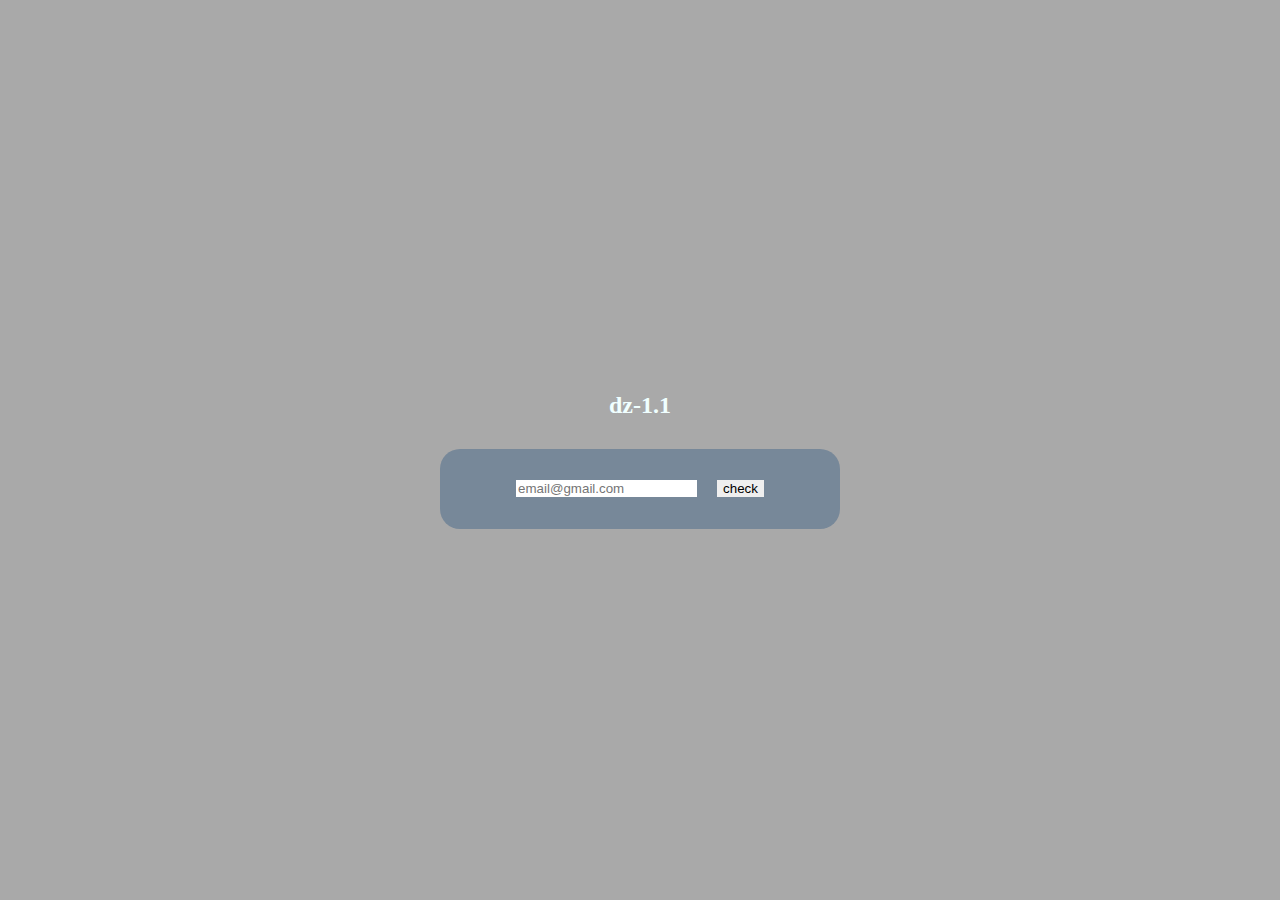
<file: dz-1_baitik_21-01/index.html>
<!DOCTYPE html>
<html lang="en">
<head>
    <meta charset="UTF-8">
    <title>Title</title>
    <link rel="stylesheet" href="style.css">
</head>
<body>
<h2>dz-1.1</h2>
<div class="wrapper">
    <label for="email"></label>
    <input type="email" id="email" placeholder="email@gmail.com">
    <button class="check">check</button>
    <span class="result"></span>
</div>
<!--<h2>dz-1.2</h2>-->
<!--<div class="block">-->
<!--    <div class="block_inner">-->

<!--    </div>-->
<!--</div>-->
</body>
<script src="main.js"></script>
</html>
</file>
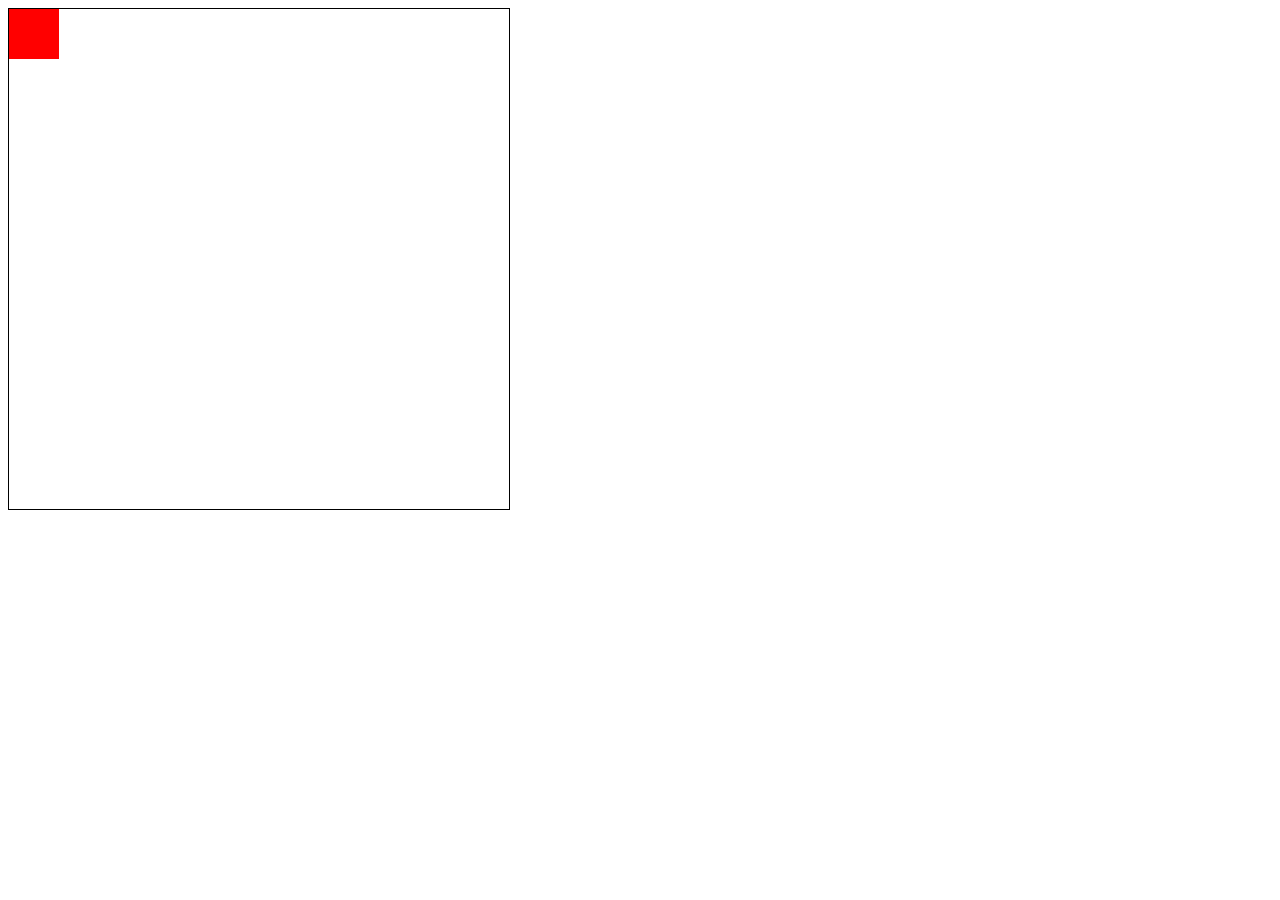
<file: dz-2_Baitik_21-01/index.html>
<!DOCTYPE html>
<html lang="en">
<head>
    <meta charset="UTF-8">
    <title>dz-1</title>
    <style>
        .wrapper {
            position: relative;
            width: 500px;
            height: 500px;
            border: 1px solid;
        }
        .box {
            position: absolute;
            width: 50px;
            height: 50px;
            background-color: red;
        }
    </style>
</head>
<body>
    <div class="wrapper">
        <div class="box"></div>
    </div>
</body>
<script src="index.js"></script>
</html>
</file>
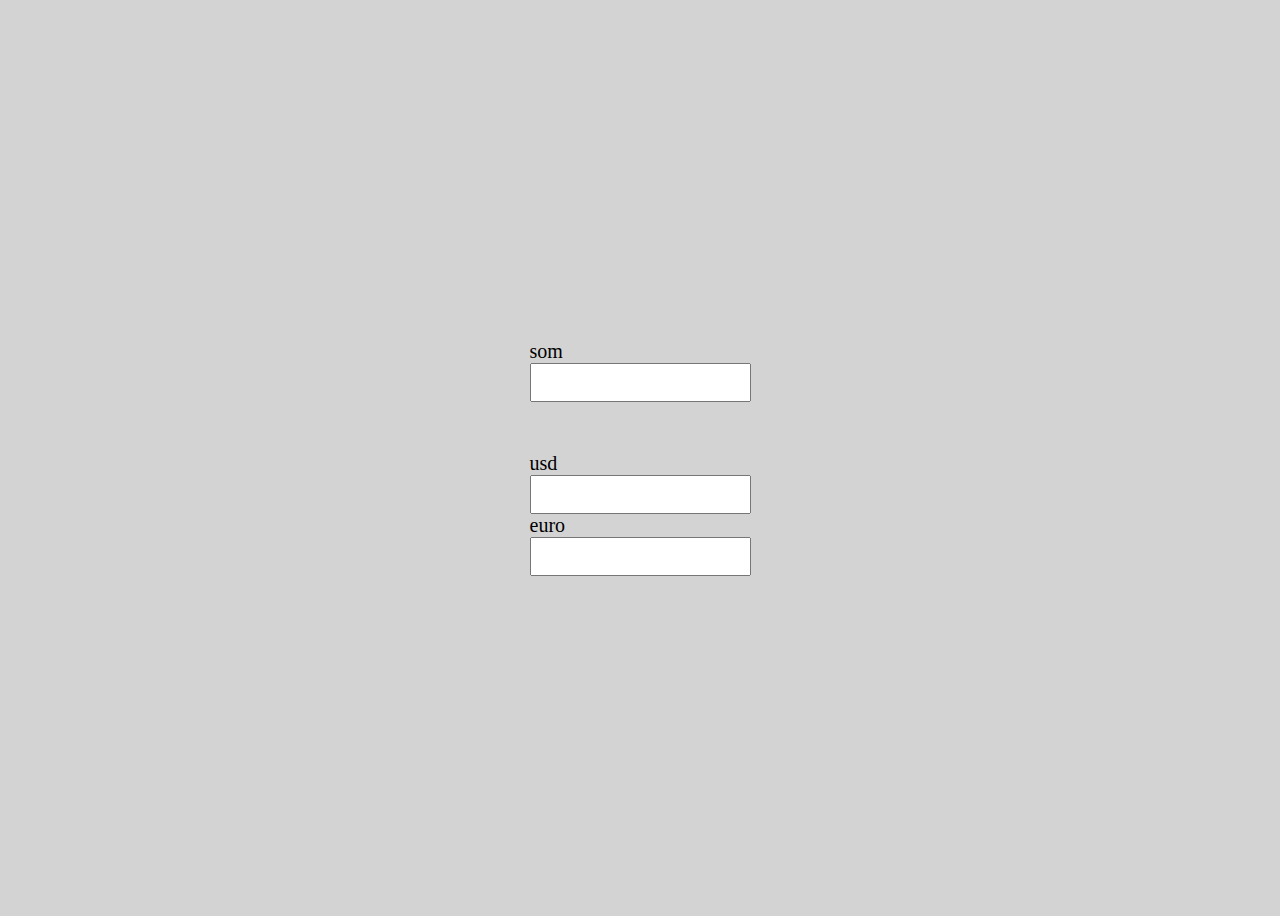
<file: dz-3_baitik_21-02/index.html>
<!DOCTYPE html>
<html lang="en">
<head>
    <meta charset="UTF-8">
    <meta http-equiv="X-UA-Compatible" content="IE=edge">
    <meta name="viewport" content="width=device-width, initial-scale=1.0">
    <title>Document</title>
    <link rel="stylesheet" href="style.css">
</head>
<body>
    <div class="wrapper">
        <div class="som">
            <label for="som">som</label>
            <input type="number" id="som">
        </div>
        <div class="usd">
            <label for="usd">usd</label>
            <input type="number" id="usd">
        </div>
        <div class="euro">
            <label for="euro">euro</label>
            <input type="number" id="euro">
        </div>
    </div>
</body>
<script src="app.js"></script>
</html>
</file>
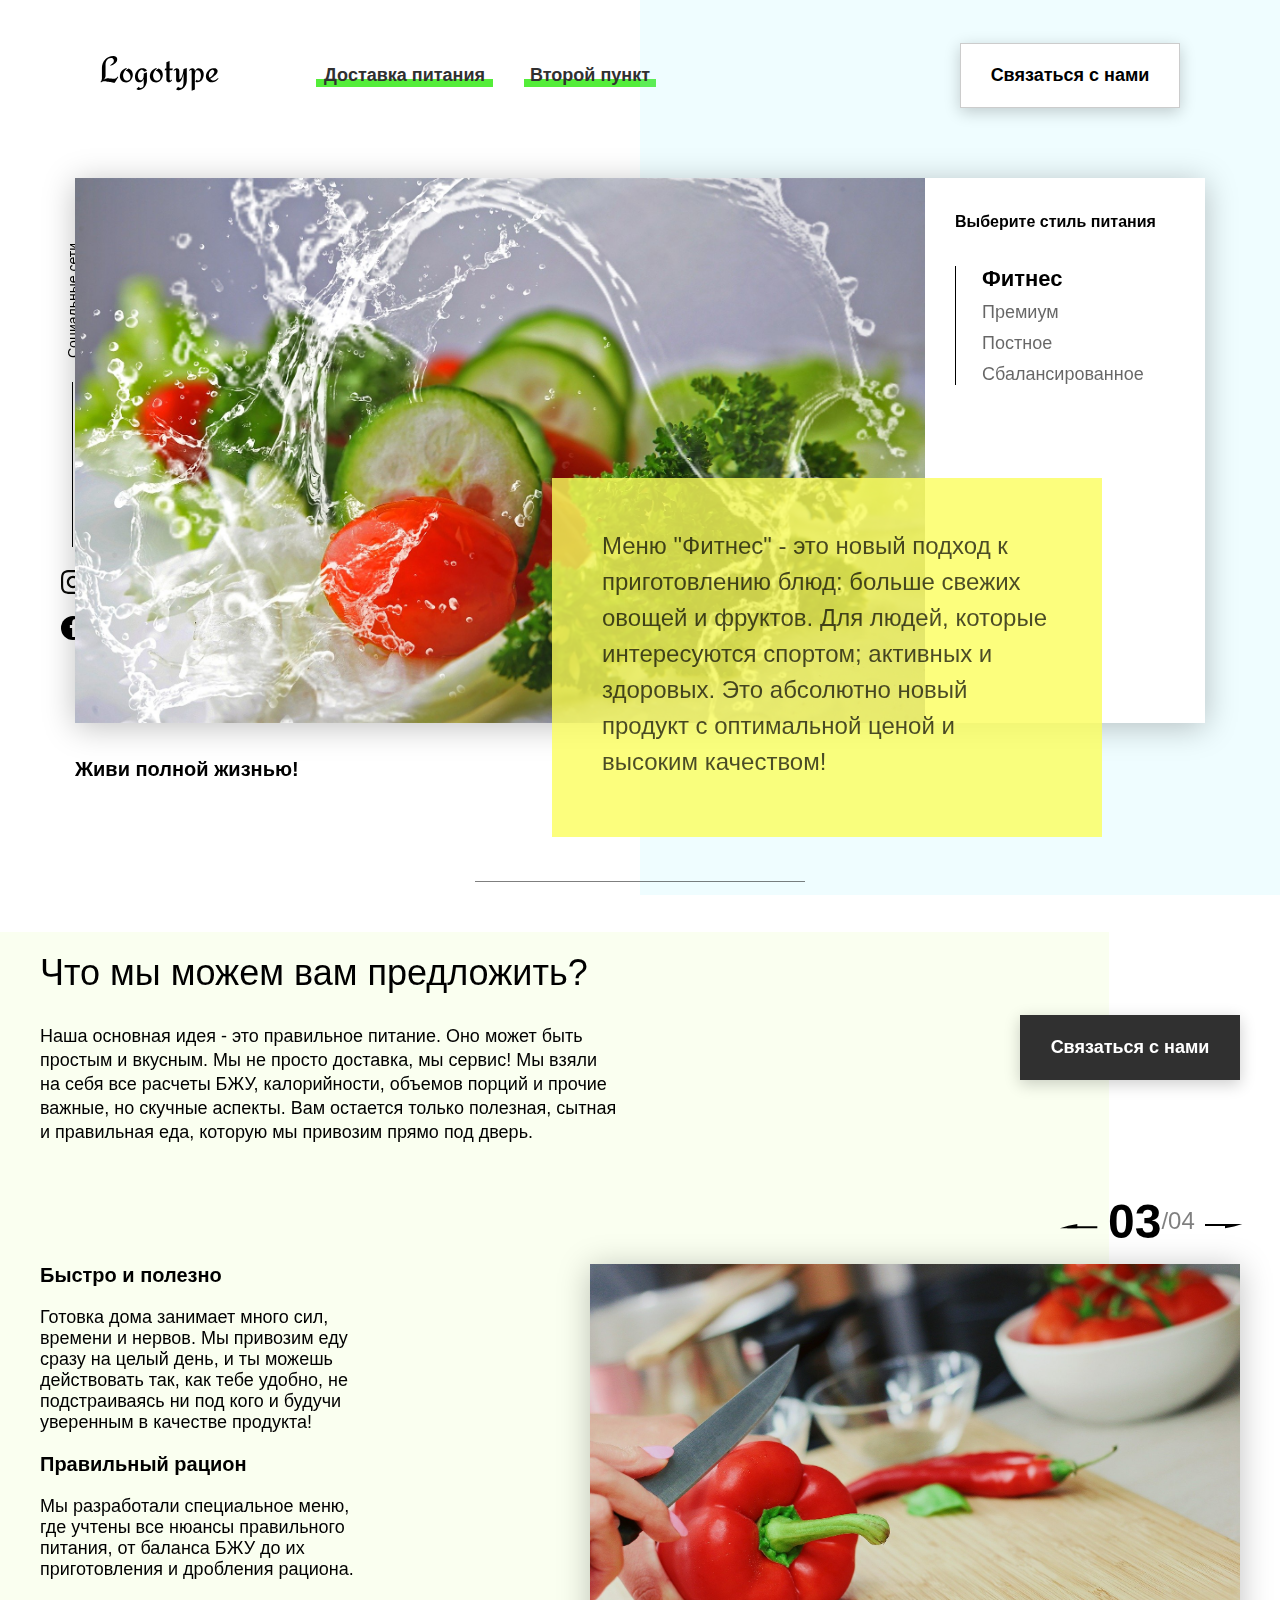
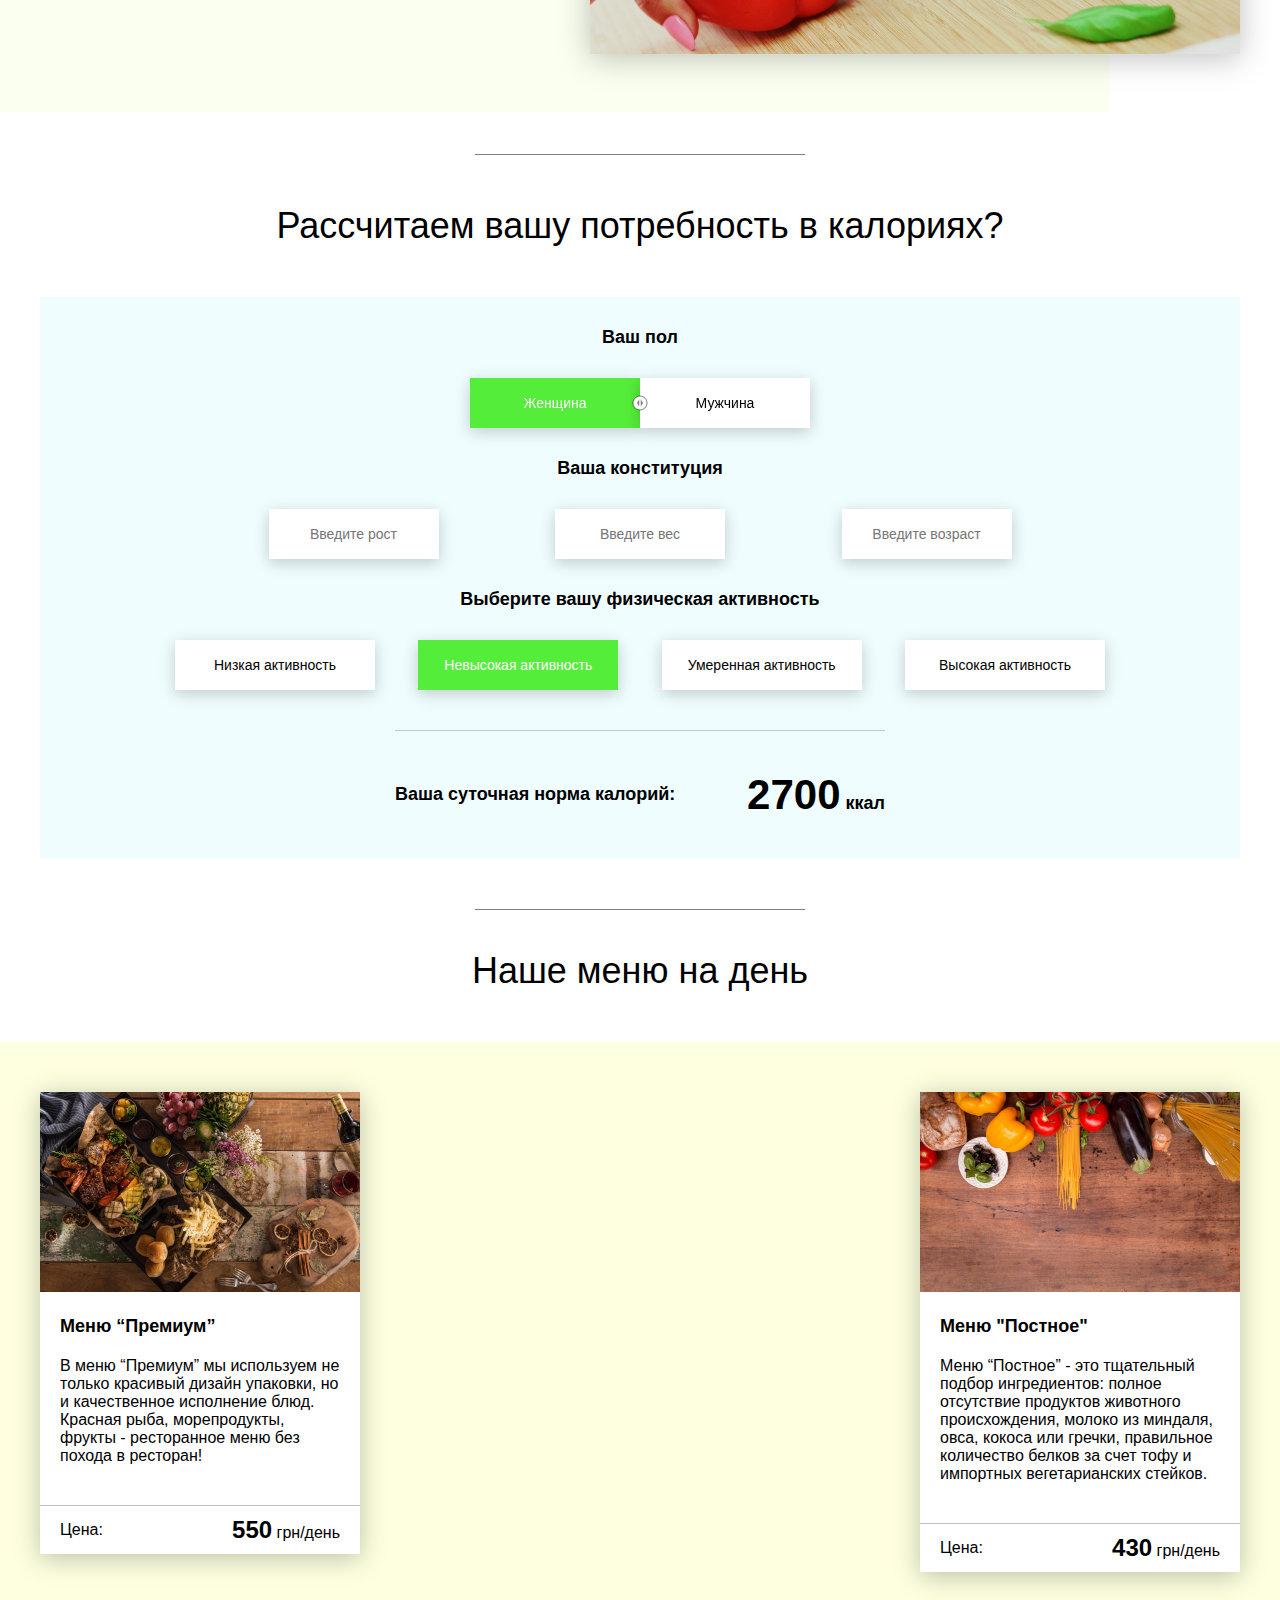
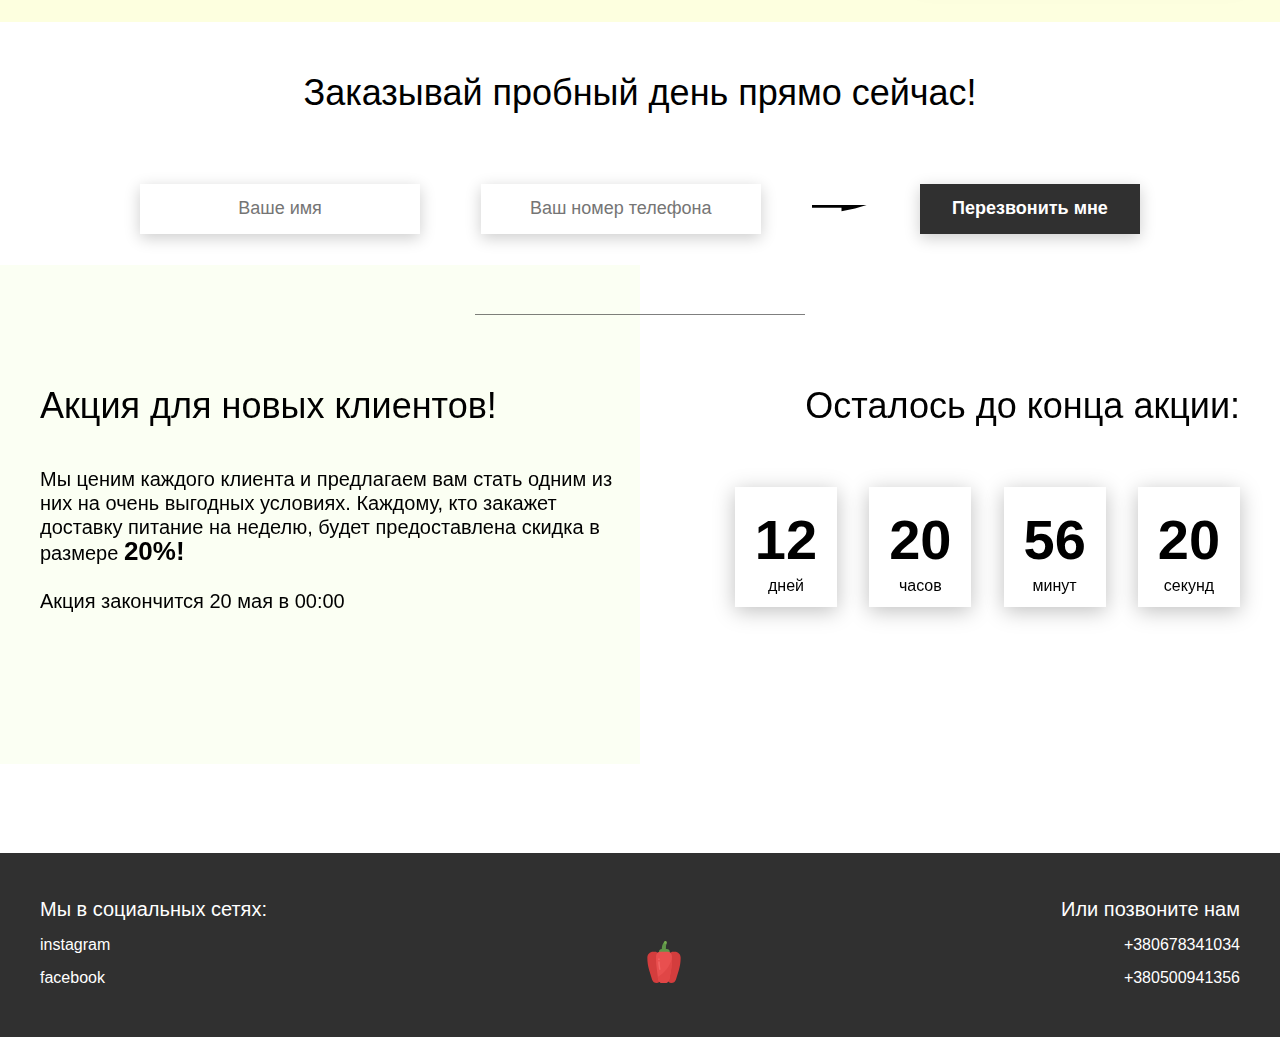
<file: dz-5_Baitik_21-01/index.html>
<!DOCTYPE html>
<html lang="en">
<head>
	<meta charset="UTF-8">
	<meta name="viewport" content="width=device-width, initial-scale=1.0">
	<title>Food</title>
	<link rel="stylesheet" href="css/style.css">
</head>
<body>
<header class="header">
	<div class="header__left-block">
		<div class="header__logo">
			<img src="icons/logo.svg" alt="Логотип">
		</div>
		<nav class="header__links">
			<a href="#" class="header__link">Доставка питания</a>
			<a href="#" class="header__link">Второй пункт</a>
		</nav>
	</div>
	<div class="header__right-block">
		<button data-modal class="btn btn_white">Связаться с нами</button>
	</div>
</header>
<div class="sidepanel">
	<div class="sidepanel__text"><span>Социальные сети</span></div>
	<div class="sidepanel__divider"></div>
	<a href="#" class="sidepanel__icon">
		<img src="icons/instagram.svg" alt="instagram">
	</a>
	<a href="#" class="sidepanel__icon">
		<img src="icons/facebook.svg" alt="facebook">
	</a>
</div>

<div class="preview">
	<div class="bgc_blue"></div>
	<div class="container">
		<div class="tabcontainer">
			<div class="tabcontent">
				<img src="img/tabs/vegy.jpg" alt="vegy">
				<div class="tabcontent__descr">
					Меню "Фитнес" - это новый подход к приготовлению блюд: больше свежих овощей и фруктов. Для людей,
					которые интересуются спортом; активных и здоровых. Это абсолютно новый продукт с оптимальной ценой и
					высоким качеством!
				</div>
			</div>
			<div class="tabcontent">
				<img src="img/tabs/elite.jpg" alt="elite">
				<div class="tabcontent__descr">
					Меню “Премиум” - мы используем не только красивый дизайн упаковки, но и качественное исполнение
					блюд. Красная рыба, морепродукты, фрукты - ресторанное меню без похода в ресторан!
				</div>
			</div>
			<div class="tabcontent">
				<img src="img/tabs/post.jpg" alt="post">
				<div class="tabcontent__descr">
					Наше специальное “Постное меню” - это тщательный подбор ингредиентов: полное отсутствие продуктов
					животного происхождения. Полная гармония с собой и природой в каждом элементе! Все будет Ом!
				</div>
			</div>
			<div class="tabcontent">
				<img src="img/tabs/hamburger.jpg" alt="vegy">
				<div class="tabcontent__descr">
					Меню "Сбалансированное" - это соответствие вашего рациона всем научным рекомендациям. Мы тщательно
					просчитываем вашу потребность в к/б/ж/у и создаем лучшие блюда для вас.
				</div>
			</div>
			<div class="tabheader">
				<h3>Выберите стиль питания</h3>
				<div class="tabheader__items">
					<div class="tabheader__item tabheader__item_active">Фитнес</div>
					<div class="tabheader__item">Премиум</div>
					<div class="tabheader__item">Постное</div>
					<div class="tabheader__item">Сбалансированное</div>
				</div>
			</div>
		</div>
		<div class="preview__life">Живи полной жизнью!</div>
	</div>
</div>

<div class="divider"></div>

<div class="offer">
	<div class="bgc_y"></div>
	<div class="container">
		<div class="offer__text">
			<h2 class="title">Что мы можем вам предложить?</h2>
			<div class="offer__descr">
				Наша основная идея - это правильное питание. Оно может быть простым и вкусным. Мы не просто доставка, мы
				сервис! Мы взяли на себя все расчеты БЖУ, калорийности, объемов порций и прочие важные, но скучные
				аспекты. Вам остается только полезная, сытная и правильная еда, которую мы привозим прямо под дверь.
			</div>
		</div>
		<div class="offer__action">
			<button data-modal class="btn btn_dark">Связаться с нами</button>
		</div>
	</div>
	<div class="container">
		<div class="offer__advantages">
			<h2>Быстро и полезно</h2>
			<div class="offer__advantages-text">
				Готовка дома занимает много сил, времени и нервов. Мы привозим еду сразу на целый день, и ты можешь
				действовать так, как тебе удобно, не подстраиваясь ни под кого и будучи уверенным в качестве продукта!
			</div>
			<h2>Правильный рацион</h2>
			<div class="offer__advantages-text">
				Мы разработали специальное меню, где учтены все нюансы правильного питания, от баланса БЖУ до их
				приготовления и дробления рациона.
			</div>
		</div>
		<div class="offer__slider">
			<div class="offer__slider-counter">
				<div class="offer__slider-prev">
					<img src="icons/left.svg" alt="prev">
				</div>
				<span id="current">03</span>
				/
				<span id="total">04</span>
				<div class="offer__slider-next">
					<img src="icons/right.svg" alt="next">
				</div>
			</div>
			<div class="offer__slider-wrapper">
				<div class="offer__slide">
					<img src="img/slider/pepper.jpg" alt="pepper">
				</div>
				<!-- <div class="offer__slide">
					<img src="img/slider/food-12.jpg" alt="food">
				</div>
				<div class="offer__slide">
					<img src="img/slider/olive-oil.jpg" alt="oil">
				</div>
				<div class="offer__slide">
					<img src="img/slider/paprika.jpg" alt="paprika">
				</div> -->
			</div>
		</div>
	</div>
</div>

<div class="divider"></div>

<div class="calculating">
	<div class="container">
		<h2 class="title">Рассчитаем вашу потребность в калориях?
		</h2>
		<div class="calculating__field">
			<div class="calculating__subtitle">
				Ваш пол
			</div>
			<div class="calculating__choose" id="gender">
				<div class="calculating__choose-item calculating__choose-item_active">Женщина</div>
				<div class="calculating__choose-item">Мужчина</div>
			</div>

			<div class="calculating__subtitle">
				Ваша конституция
			</div>
			<div class="calculating__choose calculating__choose_medium">
				<input type="text" id="height" placeholder="Введите рост" class="calculating__choose-item">
				<input type="text" id="weight" placeholder="Введите вес" class="calculating__choose-item">
				<input type="text" id="age" placeholder="Введите возраст" class="calculating__choose-item">
			</div>

			<div class="calculating__subtitle">
				Выберите вашу физическая активность
			</div>
			<div class="calculating__choose calculating__choose_big">
				<div id="low" class="calculating__choose-item">Низкая активность</div>
				<div id="small" class="calculating__choose-item calculating__choose-item_active">Невысокая активность
				</div>
				<div id="medium" class="calculating__choose-item">Умеренная активность</div>
				<div id="high" class="calculating__choose-item">Высокая активность</div>
			</div>

			<div class="calculating__divider"></div>

			<div class="calculating__total">
				<div class="calculating__subtitle">
					Ваша суточная норма калорий:
				</div>
				<div class="calculating__result">
					<span>2700</span> ккал
				</div>
			</div>
		</div>
	</div>
</div>

<div class="divider"></div>

<div class="menu">
	<h2 class="title">Наше меню на день</h2>

	<div class="menu__field">
		<div id="cardWrapper" class="container">
			<div class="menu__item">
				<img src="img/tabs/elite.jpg" alt="elite">
				<h3 class="menu__item-subtitle">Меню “Премиум”</h3>
				<div class="menu__item-descr">В меню “Премиум” мы используем не только красивый дизайн упаковки, но и
					качественное исполнение блюд. Красная рыба, морепродукты, фрукты - ресторанное меню без похода в
					ресторан!
				</div>
				<div class="menu__item-divider"></div>
				<div class="menu__item-price">
					<div class="menu__item-cost">Цена:</div>
					<div class="menu__item-total"><span>550</span> грн/день</div>
				</div>
			</div>
			<div class="menu__item">
				<img src="img/tabs/post.jpg" alt="post">
				<h3 class="menu__item-subtitle">Меню "Постное"</h3>
				<div class="menu__item-descr">Меню “Постное” - это тщательный подбор ингредиентов: полное отсутствие
					продуктов животного происхождения, молоко из миндаля, овса, кокоса или гречки, правильное количество
					белков за счет тофу и импортных вегетарианских стейков.
				</div>
				<div class="menu__item-divider"></div>
				<div class="menu__item-price">
					<div class="menu__item-cost">Цена:</div>
					<div class="menu__item-total"><span>430</span> грн/день</div>
				</div>
			</div>
		</div>
	</div>
</div>

<div class="order">
	<div class="container">
		<div class="title">Заказывай пробный день прямо сейчас!</div>
		<form action="#" class="order__form">
			<input required placeholder="Ваше имя" name="name" type="text" class="order__input">
			<input required placeholder="Ваш номер телефона" name="phone" type="phone" class="order__input">
			<img src="icons/right.svg" alt="right">
			<button class="btn btn_dark btn_min">Перезвонить мне</button>
		</form>
	</div>
</div>

<div class="divider"></div>

<div class="promotion">
	<div class="bgc_y"></div>
	<div class="container">
		<div class="promotion__text">
			<div class="title">Акция для новых клиентов!</div>
			<div class="promotion__descr">
				Мы ценим каждого клиента и предлагаем вам стать одним из них на очень выгодных условиях.
				Каждому, кто закажет доставку питание на неделю, будет предоставлена скидка в размере <span>20%!</span>
				<br><br>
				Акция закончится 20 мая в 00:00
			</div>
		</div>
		<div class="promotion__timer">
			<div class="title">Осталось до конца акции:</div>
			<div class="timer">
				<div class="timer__block">
					<span id="days">12</span>
					дней
				</div>
				<div class="timer__block">
					<span id="hours">20</span>
					часов
				</div>
				<div class="timer__block">
					<span id="minutes">56</span>
					минут
				</div>
				<div class="timer__block">
					<span id="seconds">20</span>
					секунд
				</div>
			</div>
		</div>
	</div>
</div>

<footer class="footer">
	<div class="container">
		<div class="social">
			<div class="subtitle">Мы в социальных сетях:</div>
			<a href="#" class="link">instagram</a>
			<a href="#" class="link">facebook</a>
		</div>
		<div class="pepper">
			<img src="icons/veg.svg" alt="pepper">
		</div>
		<div class="call">
			<div class="subtitle">Или позвоните нам</div>
			<a href="#" class="link">+380678341034</a>
			<a href="#" class="link">+380500941356</a>
		</div>
	</div>
</footer>

<div class="modal">
	<div class="modal__dialog">
		<div class="modal__content">
			<form action="#">
				<div class="modal__close">&times;</div>
				<div class="modal__title">Мы свяжемся с вами как можно быстрее!</div>
				<input required placeholder="Ваше имя" name="name" type="text" class="modal__input">
				<input required placeholder="Ваш номер телефона" name="phone" type="phone" class="modal__input">
				<button class="btn btn_dark btn_min">Перезвонить мне</button>
			</form>
		</div>
	</div>
</div>
<script src="js/app.js"></script>
</body>
</html>
</file>
<file: dz-1_baitik_21-01/style.css>
*{
    margin: 0;
    border: 0;
    box-sizing: border-box;
}
body{
    display: flex;
    justify-content: center;
    align-items: center;
    height: 100vh;
    background: darkgrey;
    flex-direction: column;
}
.wrapper{
    border-radius: 20px;
    width: 400px;
    height: 80px;
    display: flex;
    align-items: center;
    justify-content: center;
    transition:.3s;
    background: lightslategray;
}
.wrapper:hover{
    box-shadow: 0 0 5px darkgreen, 0 0 25px darkgreen;
}
label {
    margin-right: 20px;
}
h2{
    margin-bottom: 30px;
    color: azure;
}
.result{
    margin-left: 20px;
}
.check{
    margin-left: 20px;
}
.block{
    margin-top: 20px;
    width: 500px;
    height: 500px;
    background: olivedrab;
    position: relative;
}
.block_inner{
    position: absolute;
    width: 50px;
    height: 50px;
    background: white;
}
h2{
    margin-top: 20px;
}
</file>
<file: dz-3_baitik_21-02/style.css>
body{
    display: flex;
    align-items: center;
    justify-content: center;
    height: 100vh;
    background-color: lightgrey;
}
.wrapper > div{
    display: flex;
    flex-direction: column;
}
.usd{
    margin-top: 50px;
}
input{
    padding: 10px 20px;
}
label{
    font-size: 20px;
}
</file>
<file: dz-5_Baitik_21-01/css/style.css>
* {
    box-sizing: border-box;
    margin: 0;
    padding: 0;
    font-family: Roboto, sans-serif;
}

a {
    text-decoration: none;
}

.btn {
    width: 220px;
    height: 65px;
    display: flex;
    justify-content: center;
    align-items: center;
    background-color: #fff;
    font-size: 18px;
    font-weight: 700;
    border: 1px solid rgba(0, 0, 0, 0.2);
    box-shadow: 0 4px 15px rgba(0, 0, 0, 0.2);
    cursor: pointer;
    transition: 0.3s all;
    outline: 0;
}

.btn_white {
    background-color: #fff;
}

.btn_dark {
    background-color: #303030;
    color: #fff;
    border: none;
}

.btn_min {
    height: 50px;
}

.btn:hover {
    box-shadow: 0 4px 30px rgba(0, 0, 0, 0.3);
}

.container {
    max-width: 1200px;
    margin: 0 auto;
}

.divider {
    width: 330px;
    height: 1px;
    margin: 0 auto;
    background-color: rgba(0, 0, 0, 0.5);
}

.title {
    font-size: 36px;
    font-weight: 400;
}

.header {
    display: flex;
    justify-content: space-between;
    align-items: center;
    height: 150px;
    padding: 0 100px;
}

.header__left-block {
    display: flex;
    justify-content: space-between;
    min-width: 550px;
}

.header__logo {
    max-width: 170px;
}

.header__logo img {
    width: 100%;
}

.header__links {
    display: flex;
    align-items: center;
}

.header__link {
    position: relative;
    margin-right: 45px;
    font-weight: 700;
    font-size: 18px;
    color: #303030;
}

.header__link:after {
    content: "";
    position: absolute;
    display: block;
    width: 110%;
    left: -5%;
    bottom: -1px;
    z-index: -1;
    height: 8px;
    background: #54ed39;
}

.header__link:last-child {
    margin-right: 0;
}

.sidepanel {
    position: fixed;
    left: 60px;
    top: 240px;
    height: 400px;
    width: 25px;
    display: flex;
    flex-direction: column;
    justify-content: space-between;
    align-items: center;
}

.sidepanel__text {
    width: 120px;
    height: 120px;
    font-size: 14px;
}

.sidepanel__text span {
    display: flex;
    transform: rotate(-90deg) translateX(-50px);
}

.sidepanel__divider {
    width: 1px;
    height: 165px;
    background-color: #000;
}

.sidepanel__icon {
    width: 24px;
    height: 24px;
}

.sidepanel__icon img {
    width: 100%;
}

.preview {
    padding: 28px 0 100px 0;
    position: relative;
}

.preview__life {
    font-weight: 700;
    font-size: 20px;
    margin-left: 35px;
    margin-top: 35px;
}

.bgc_blue {
    position: absolute;
    right: 0;
    top: -155px;
    width: 50vw;
    height: 900px;
    background: rgba(146, 242, 255, 0.15);
    z-index: -1;
}

.tabcontainer {
    display: flex;
    width: 1130px;
    margin: 0 auto;
    box-shadow: 0 4px 30px rgba(0, 0, 0, 0.25);
}

.tabcontent {
    width: 850px;
    position: relative;
}

.tabcontent img {
    width: 100%;
    height: 100%;
    object-fit: cover;
}

.tabcontent__descr {
    position: absolute;
    top: 300px;
    right: -177px;
    width: 550px;
    height: 359px;
    background: rgba(251, 254, 93, 0.8);
    padding: 50px;
    font-size: 24px;
    font-weight: 300;
    line-height: 36px;
    color: rgba(0, 0, 0, 0.7);
}

.tabheader {
    width: 280px;
    padding: 35px 30px;
    background-color: #fff;
}

.tabheader h3 {
    font-weight: 700;
    font-size: 16px;
}

.tabheader__items {
    margin-top: 35px;
    padding-left: 26px;
    border-left: 1px solid #000;
}

.tabheader__item {
    font-weight: 700;
    font-size: 18px;
    font-weight: 300;
    margin-top: 10px;
    color: rgba(0, 0, 0, 0.6);
    cursor: pointer;
    transition: 0.3s all;
}

.tabheader__item_active {
    color: #000;
    font-size: 22px;
    font-weight: 700;
}

.offer {
    padding: 70px 0 100px 0;
    position: relative;
}

.offer .container {
    display: flex;
    justify-content: space-between;
}

.offer .bgc_y {
    position: absolute;
    width: 1109px;
    height: 780px;
    background: rgba(243, 255, 222, 0.45);
    z-index: -1;
    top: 50px;
}

.offer__text {
    width: 580px;
}

.offer__descr {
    font-size: 18px;
    margin-top: 30px;
    font-weight: 300;
    line-height: 24px;
}

.offer__action {
    display: flex;
    align-items: center;
    justify-content: flex-end;
}

.offer__advantages {
    width: 330px;
    margin-top: 50px;
}

.offer__advantages h2 {
    font-weight: 700;
    font-size: 20px;
    margin-top: 20px;
}

.offer__advantages h2:first-child {
    margin-top: 70px;
}

.offer__advantages-text {
    margin-top: 20px;
    font-size: 18px;
    font-weight: 300;
    line-height: 21px;
}

.offer__slider {
    width: 650px;
    margin-top: 50px;
    display: flex;
    flex-direction: column;
    align-items: flex-end;
}

.offer__slider-counter {
    display: flex;
    width: 180px;
    align-items: center;
    font-size: 24px;
    color: rgba(0, 0, 0, 0.5);
}

.offer__slider-wrapper {
    width: 100%;
    margin-top: 15px;
    box-shadow: 0 4px 30px rgba(0, 0, 0, 0.25);
}

.offer__slider-prev {
    margin-right: 10px;
    cursor: pointer;
}

.offer__slider-next {
    margin-left: 10px;
    cursor: pointer;
}

.offer__slider #current {
    font-size: 48px;
    font-weight: 700;
    color: #000;
}

.offer__slide {
    width: 100%;
    height: 390px;
}

.offer__slide img {
    width: 100%;
    height: 100%;
    object-fit: cover;
}

.calculating {
    padding: 50px 0;
}

.calculating .title {
    text-align: center;
}

.calculating__field {
    width: 100%;
    margin-top: 50px;
    background: rgba(146, 242, 255, 0.15);
    padding: 30px 0 40px 0;
}

.calculating__subtitle {
    text-align: center;
    font-size: 18px;
    font-weight: 700;
    margin-top: 30px;
}

.calculating__subtitle:first-child {
    margin-top: 0;
}

.calculating #gender:after {
    content: "";
    position: absolute;
    top: 50%;
    transform: translateY(-50%);
    display: block;
    width: 16px;
    height: 16px;
    background: url(../icons/switch.svg) center center/cover no-repeat;
}

.calculating__choose {
    position: relative;
    display: flex;
    margin-top: 30px;
    justify-content: center;
}

.calculating__choose-item {
    display: flex;
    align-items: center;
    justify-content: center;
    width: 170px;
    height: 50px;
    padding: 0 10px;
    background: #fff;
    box-shadow: 0 4px 15px rgba(0, 0, 0, 0.2);
    border: none;
    text-align: center;
    font-size: 14px;
    cursor: pointer;
    outline: 0;
    transition: 0.3s all;
}

.calculating__choose-item_active {
    color: #fff;
    background-color: #54ed39;
}

.calculating__choose_medium {
    width: 743px;
    justify-content: space-between;
    margin: 30px auto 0 auto;
}

.calculating__choose_big {
    width: 930px;
    justify-content: space-between;
    margin: 30px auto 0 auto;
}

.calculating__choose_big .calculating__choose-item {
    width: 200px;
}

.calculating__divider {
    width: 490px;
    height: 1px;
    margin: 40px auto;
    background-color: rgba(0, 0, 0, 0.2);
}

.calculating__total {
    width: 490px;
    margin: 0 auto;
    display: flex;
    justify-content: space-between;
    align-items: center;
}

.calculating__result {
    font-size: 18px;
    font-weight: 700;
}

.calculating__result span {
    font-size: 42px;
}

.menu {
    padding: 40px 0 50px 0;
}

.menu .container {
    display: flex;
    justify-content: space-between;
    align-items: flex-start;
}

.menu .title {
    text-align: center;
}

.menu__field {
    margin-top: 50px;
    padding: 50px 0;
    width: 100%;
    background: rgba(249, 254, 126, 0.25);
}

.menu__item {
    width: 320px;
    min-height: 450px;
    background: #fff;
    box-shadow: 0 4px 25px rgba(0, 0, 0, 0.25);
    font-size: 16px;
    font-weight: 300;
}

.menu__item img {
    width: 100%;
    height: 200px;
    object-fit: cover;
}

.menu__item-subtitle {
    font-weight: 700;
    font-size: 18px;
    padding: 0 20px;
    margin-top: 20px;
}

.menu__item-descr {
    margin-top: 20px;
    padding: 0 20px;
}

.menu__item-divider {
    width: 100%;
    height: 1px;
    background-color: rgba(0, 0, 0, 0.25);
    margin-top: 40px;
}

.menu__item-price {
    display: flex;
    justify-content: space-between;
    align-items: center;
    padding: 10px 20px;
}

.menu__item-price span {
    font-size: 24px;
    font-weight: 700;
}

.order {
    padding-bottom: 80px;
}

.order .title {
    text-align: center;
}

.order__form {
    margin-top: 70px;
    padding: 0 100px;
    display: flex;
    justify-content: space-between;
    align-items: center;
}

.order__form img {
    transform: scale(1.5);
}

.order__input {
    width: 280px;
    height: 50px;
    background: #fff;
    box-shadow: 0 4px 15px rgba(0, 0, 0, 0.2);
    border: none;
    font-size: 18px;
    text-align: center;
    padding: 0 20px;
    outline: 0;
}

.promotion {
    padding: 70px 0 240px 0;
    position: relative;
}

.promotion .container {
    display: flex;
}

.promotion .bgc_y {
    position: absolute;
    width: 50%;
    height: 499px;
    background: rgba(243, 255, 222, 0.35);
    z-index: -1;
    top: -50px;
    left: 0;
}

.promotion__text {
    width: 50%;
}

.promotion__descr {
    margin-top: 40px;
    font-size: 20px;
    line-height: 24px;
    font-weight: 300;
}

.promotion__descr span {
    font-weight: 700;
    font-size: 26px;
}

.promotion__timer {
    width: 50%;
}

.promotion__timer .title {
    text-align: right;
}

.promotion__timer .timer {
    margin-top: 60px;
    padding-left: 95px;
    display: flex;
    justify-content: space-between;
    align-items: center;
}

.promotion__timer .timer__block {
    width: 102px;
    height: 120px;
    background: #fff;
    box-shadow: 0 4px 20px rgba(0, 0, 0, 0.25);
    font-size: 16px;
    font-weight: 300;
    text-align: center;
}

.promotion__timer .timer__block span {
    display: block;
    margin-top: 20px;
    margin-bottom: 5px;
    font-size: 56px;
    font-weight: 700;
}

.footer {
    min-height: 180px;
    background-color: #303030;
    padding: 45px 0 50px 0;
    color: #fff;
}

.footer .container {
    height: 100%;
    display: flex;
    justify-content: space-between;
    align-items: flex-end;
}

.footer .subtitle {
    font-size: 20px;
}

.footer .link {
    display: block;
    margin-top: 15px;
    font-size: 16px;
    color: #fff;
}

.footer .call {
    text-align: right;
}

.modal {
    position: fixed;
    top: 0;
    left: 0;
    z-index: 1050;
    display: none;
    width: 100%;
    height: 100%;
    overflow: hidden;
    background-color: rgba(0, 0, 0, 0.5);
}

.modal__dialog {
    max-width: 500px;
    margin: 40px auto;
}

.modal__content {
    position: relative;
    width: 100%;
    padding: 40px;
    background-color: #fff;
    border: 1px solid rgba(0, 0, 0, 0.2);
    border-radius: 4px;
    max-height: 80vh;
    overflow-y: auto;
}
/*.modal__content_scroll {*/
/*    margin: 2rem 0;*/
/*    font-size: 3rem;*/
/*    opacity: 0;*/
/*}*/

/*.modal__content_scroll.element-show {*/
/*    opacity: 1;*/
/*    transition: opacity 1s;*/
/*}*/





.modal__close {
    position: absolute;
    top: 8px;
    right: 14px;
    font-size: 30px;
    color: #000;
    opacity: 0.5;
    font-weight: 700;
    border: none;
    background-color: transparent;
    cursor: pointer;
}

.modal__title {
    text-align: center;
    font-size: 22px;
    text-transform: uppercase;
}

.modal__input {
    display: block;
    margin: 20px auto 20px auto;
    width: 280px;
    height: 50px;
    background: #fff;
    box-shadow: 0 4px 15px rgba(0, 0, 0, 0.2);
    border: none;
    font-size: 18px;
    text-align: center;
    padding: 0 20px;
    outline: 0;
}

.modal .btn {
    display: block;
    width: 280px;
    margin: 0 auto;
}
.hide {
    display: none;
}
.show {
    display: block;
}
.fade {
    animation: fade 1.7s linear;
}

@keyframes fade {
    0% {
        opacity: .1;
    }
    100% {
        opacity: 1;
    }
}
</file>
